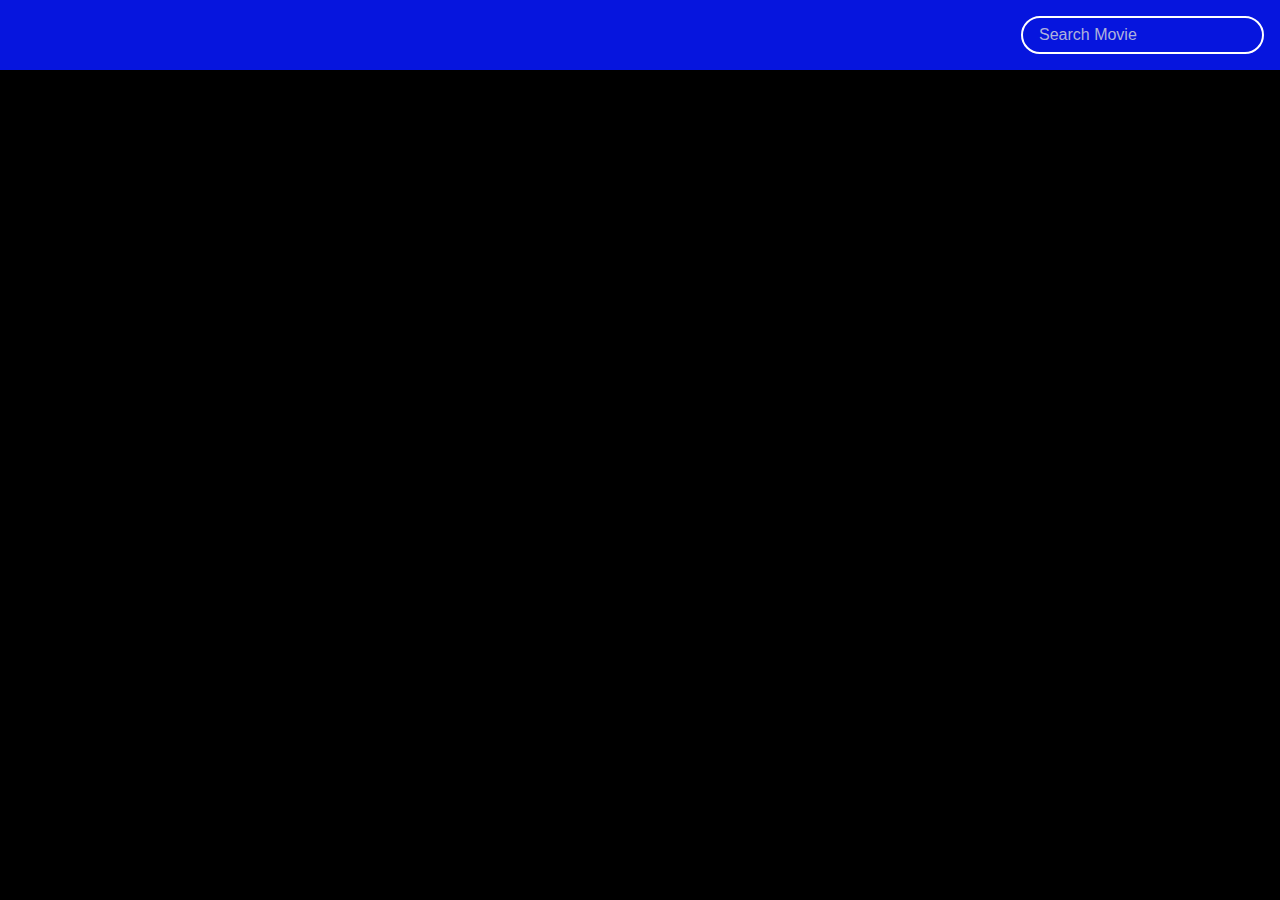
<file: Movie App/index.html>
<!DOCTYPE html>
<html lang="en">
<head>
    <meta charset="UTF-8">
    <meta name="viewport" content="width=device-width, initial-scale=1.0">
    <link rel="stylesheet" href="style.css">
    <title>Movies App</title>
</head>
<body>
    <header>
        <form id="form">
            <input type="text" autocomplete="off" id="search" placeholder="Search Movie" class="search">
        </form>
    </header>
    <main id="main">

    </main>
    <!----javascript----->
    <script src="main.js"></script>
</body>
</html>
</file>
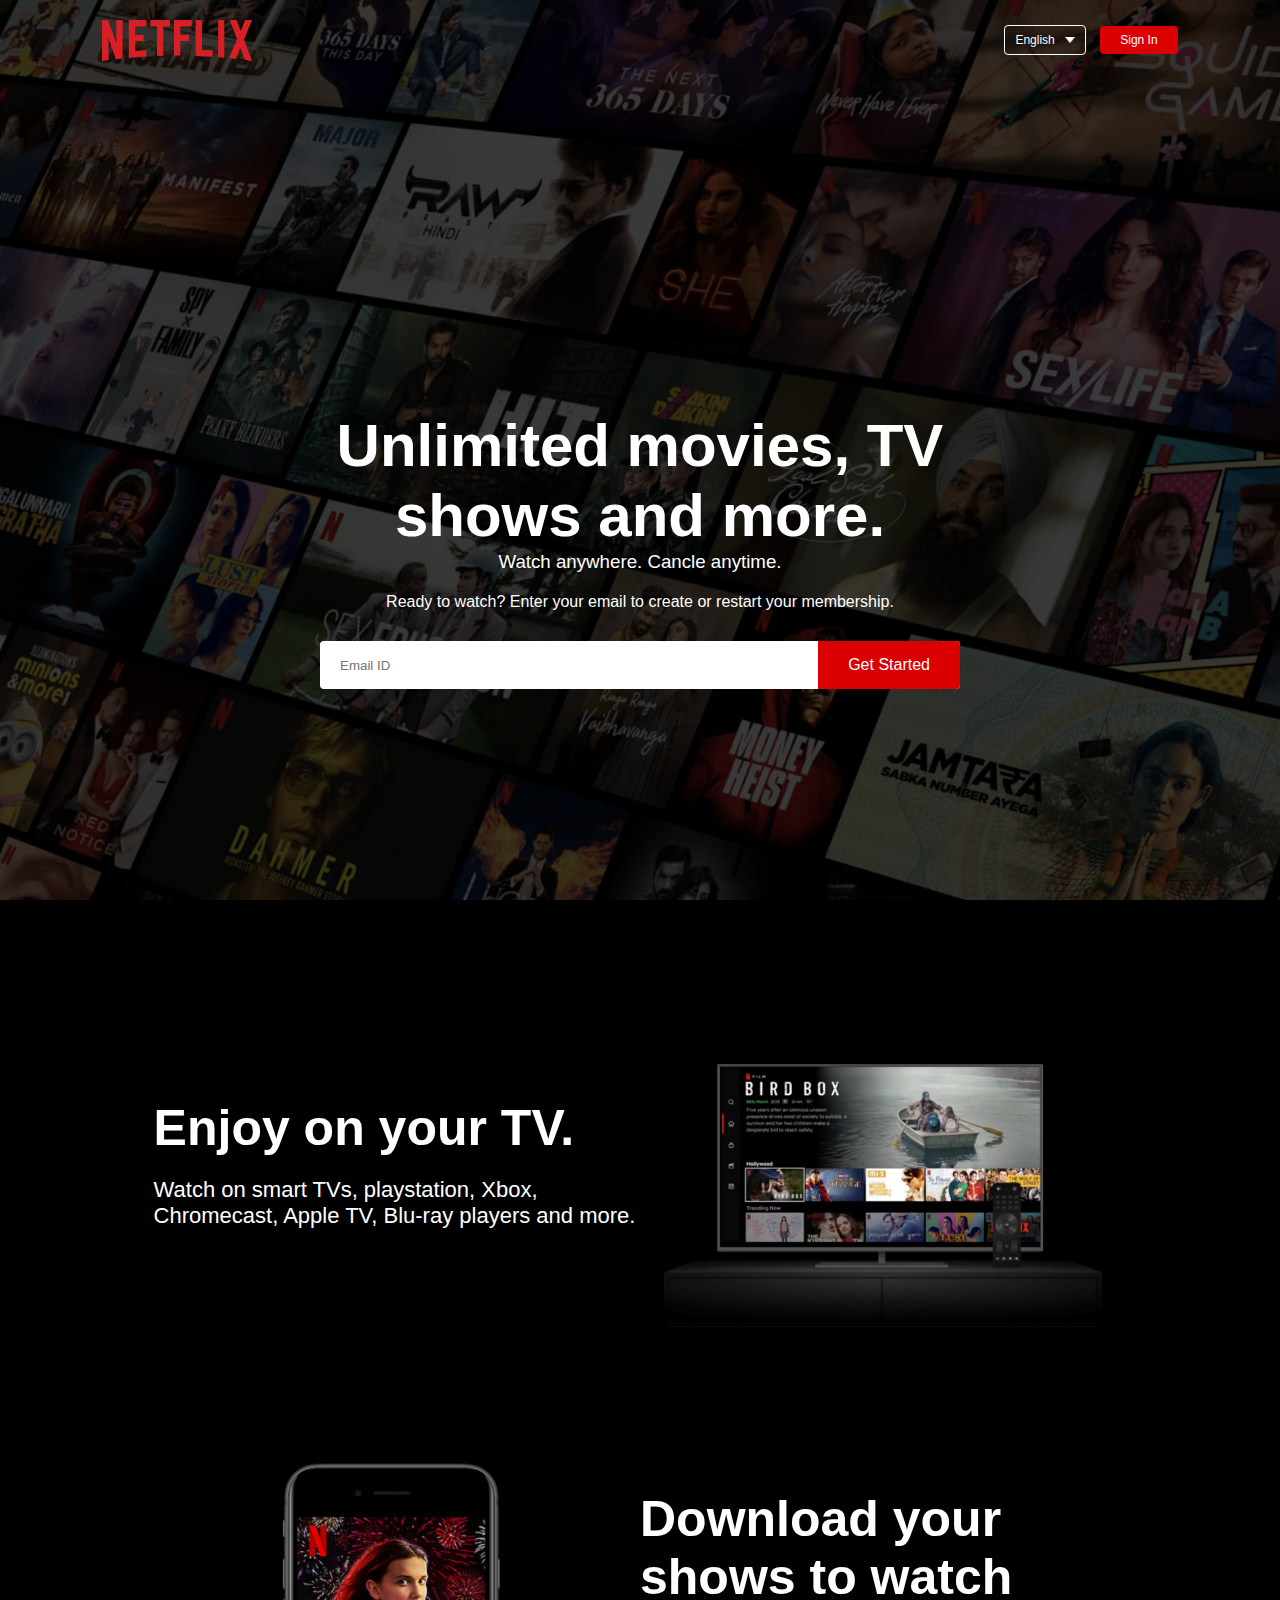
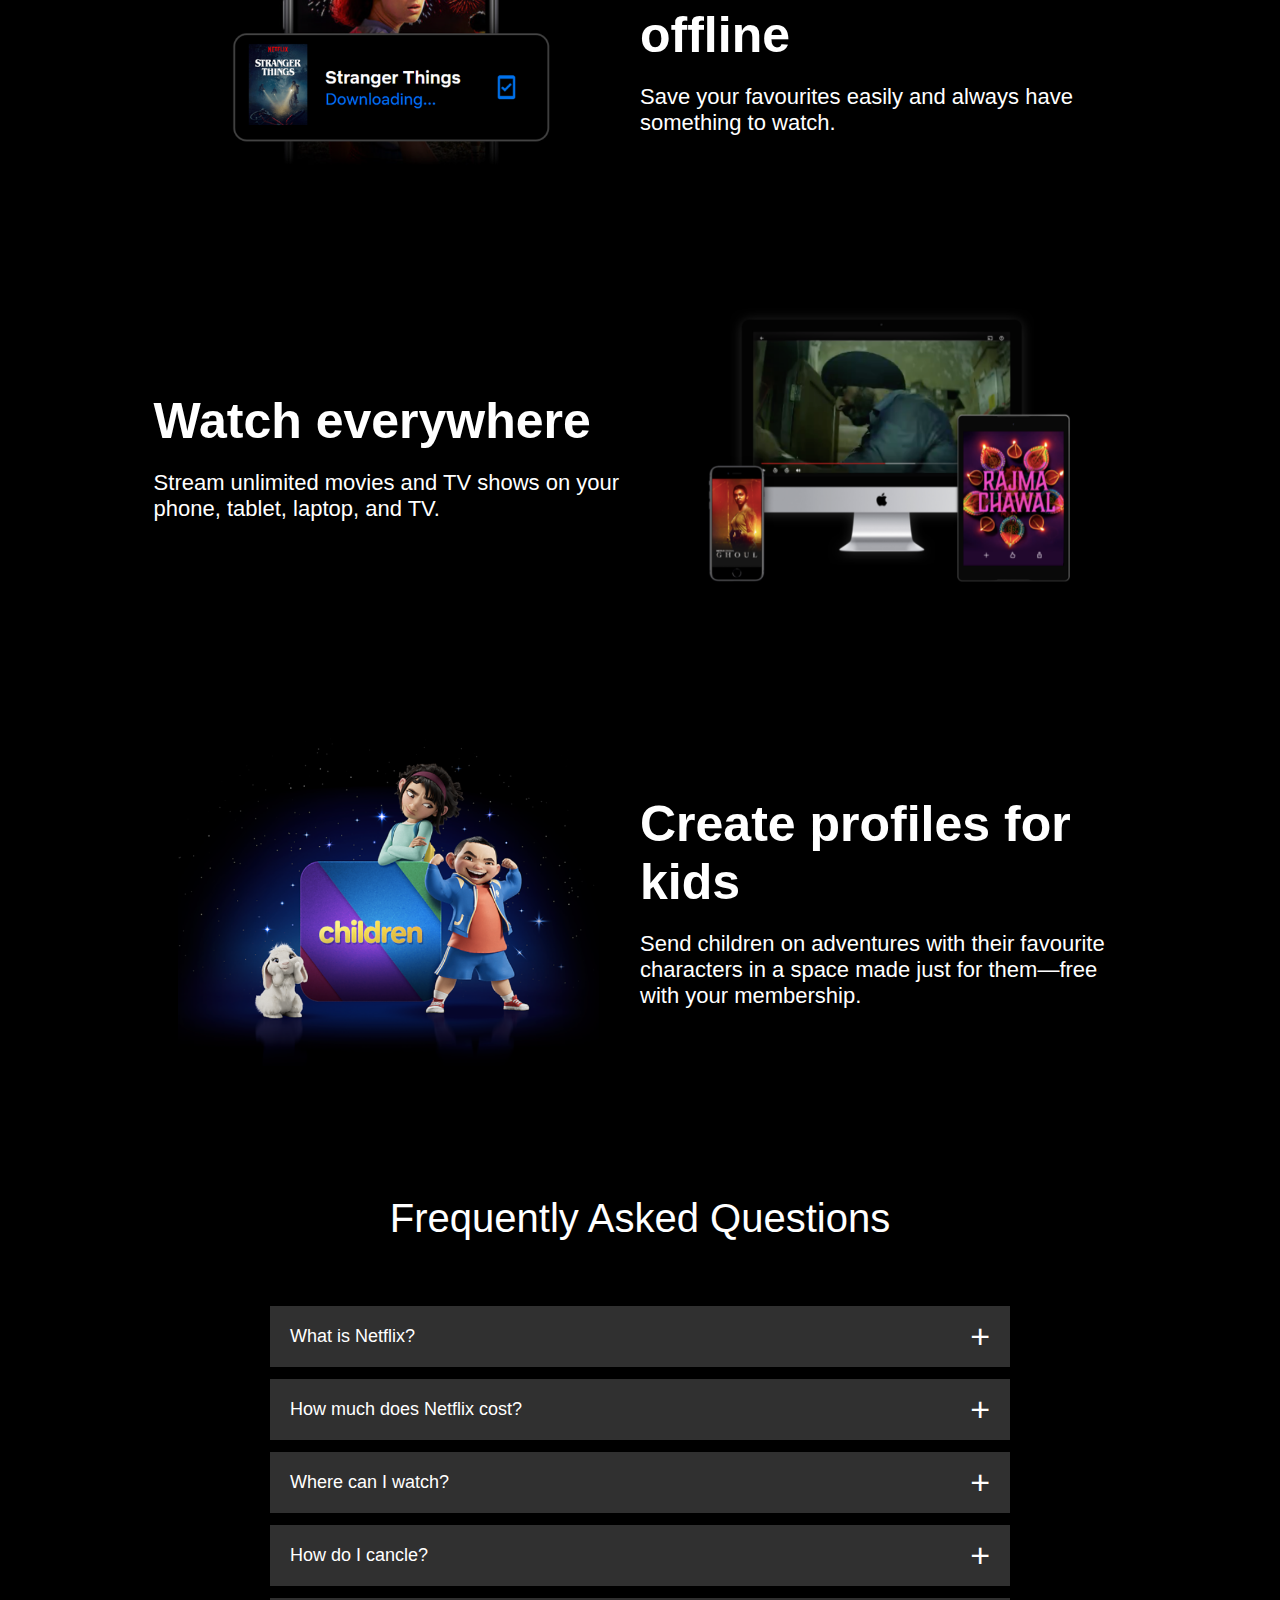
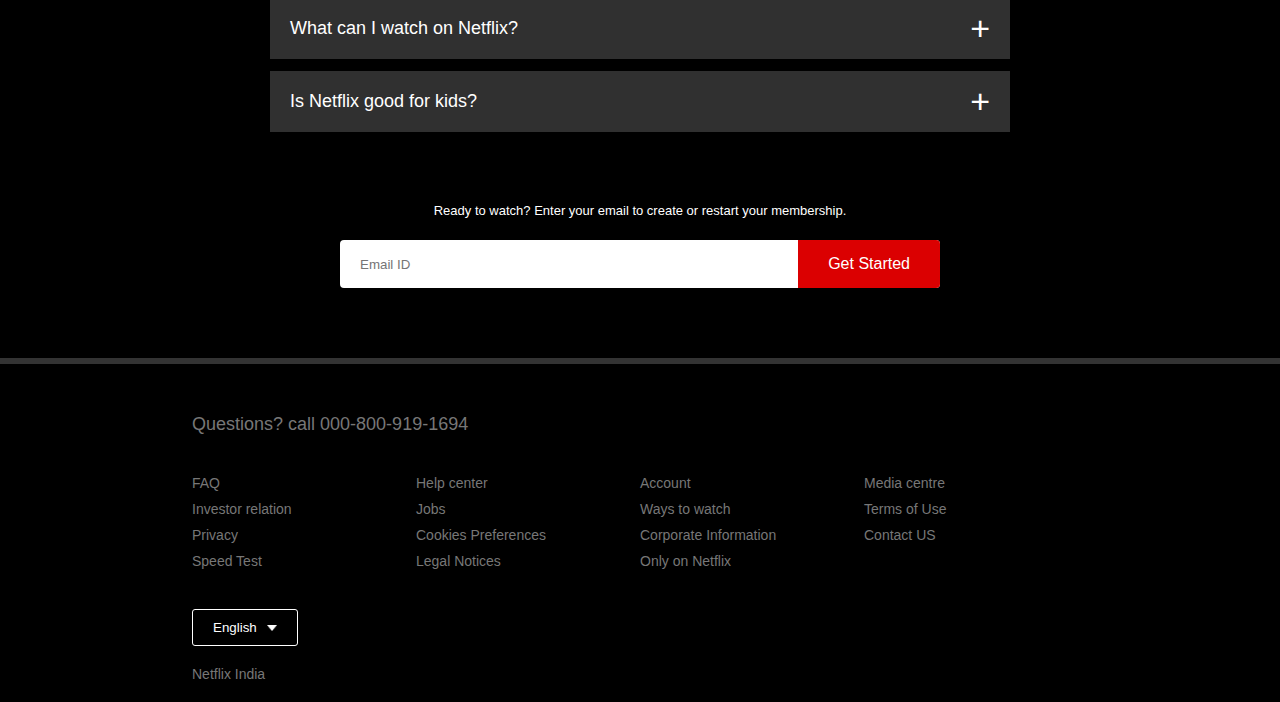
<file: netflix/index.html>
<!DOCTYPE html>
<html lang="en">
<head>
    <meta charset="UTF-8">
    <meta name="viewport" content="width=device-width, initial-scale=1.0">
    <title>NETFIX WEBSITE CLONE</title>
    <link rel="stylesheet" href="style.css">
</head>
<body>
    <div class="header">
        <nav>
            <img src="logo.png" class="logo">
            <div>
                <button class="language-btn">English <img src="down-icon.png"></button>
                <button>Sign In</button>
            </div>
        </nav>
        <div class="header-content">
            <h1>Unlimited movies, TV shows and more.</h1>
            <h3>Watch anywhere. Cancle anytime.</h3>
            <p>Ready to watch? Enter your email to create or restart your membership.</p>
            <form class="email-signup">
                <input type="email" placeholder="Email ID" required>
                <button type="submit">Get Started</button>
            </form>
        </div>
    </div>

    <div class="features">
        <div class="row">
            <div class="text-col">
                <h2>Enjoy on your TV.</h2>
                <P>Watch on smart TVs, playstation, Xbox, Chromecast, Apple TV, Blu-ray players and more.</P>
            </div>
            <div class="img-col">
                <img src="feature-1.png">
            </div>
        </div>
        <div class="row">
            <div class="img-col">
                <img src="feature-2.png">
            </div>
            <div class="text-col">
                <h2>Download your shows to watch offline</h2>
                <P>Save your favourites easily and always have something to watch.</P>
            </div>
        </div>
        <div class="row">
            <div class="text-col">
                <h2>Watch everywhere</h2>
                <P>Stream unlimited movies and TV shows on your phone, tablet, laptop, and TV.</P>
            </div>
            <div class="img-col">
                <img src="feature-3.png">
            </div>
        </div>
        <div class="row">
            <div class="img-col">
                <img src="feature-4.png">
            </div>
            <div class="text-col">
                <h2>Create profiles for kids</h2>
                <P>Send children on adventures with their favourite characters in a space made just for them—free with your membership.</P>
            </div>
        </div>
    </div>
    <div class="faq">
        <h2>Frequently Asked Questions</h2>
        <ul class="accordion">
            <li>
                <input type="radio" name="accordion" id="first">
                <label for="first">What is Netflix?</label>
                <div class="content">
                    <p>Netflix is a streaming service that offers a wide variety of award-winning TV shows, 
                    movies, anime, documentaries and more – on thousands of internet-connected devices.<br><br>
                    You can watch as much as you want, whenever you want, without a single ad – all for one low monthly price.
                    There's always something new to discover, and new TV shows and movies are added every week!</p>
                </div>
            </li>
            <li>
                <input type="radio" name="accordion" id="second">
                <label for="second">How much does Netflix cost?</label>
                <div class="content">
                    <p>Watch Netflix on your smartphone, tablet, Smart TV, laptop, or streaming device, all
                    for one fixed monthly fee. Plans range from ₹149 to ₹649 a month. No extra costs, no contracts.</p>
                </div>
            </li>
            <li>
                <input type="radio" name="accordion" id="third">
                <label for="third">Where can I watch?</label>
                <div class="content">
                    <p>Watch anywhere, anytime. Sign in with your Netflix account to watch instantly on the web at netflix.com 
                    from your personal computer or on any internet-connected device that offers the Netflix app, including smart TVs,
                    smartphones, tablets, streaming media players and game consoles.<br><br>
                    You can also download your favourite shows with the iOS, Android, or Windows 10 app. Use downloads to watch while
                    you're on the go and without an internet connection. Take Netflix with you anywhere.</p>
                </div>
            </li>
            <li>
                <input type="radio" name="accordion" id="fourth">
                <label for="fourth">How do I cancle?</label>
                <div class="content">
                    <p>Netflix is flexible. There are no annoying contracts and no commitments. You can easily cancel your 
                    account online in two clicks. There are no cancellation fees – start or stop your account anytime.</p>
                </div>
            </li>
            <li>
                <input type="radio" name="accordion" id="fifth">
                <label for="fifth">What can I watch on Netflix?</label>
                <div class="content">
                    <p>Netflix has an extensive library of feature films, documentaries, TV shows, anime, 
                    award-winning Netflix originals, and more. Watch as much as you want, anytime you want.</p>
                </div>
            </li>
            <li>
                <input type="radio" name="accordion" id="sixth">
                <label for="sixth">Is Netflix good for kids?</label>
                <div class="content">
                    <p>The Netflix Kids experience is included in your membership to give parents control
                    while kids enjoy family-friendly TV shows and films in their own space.<br><br>
                    Kids profiles come with PIN-protected parental controls that let you restrict the maturity rating 
                    of content kids can watch and block specific titles you don’t want kids to see.</p>
                </div>
            </li>
        </ul>
        <small>Ready to watch? Enter your email to create or restart your membership.</small>
        <form class="email-signup">
            <input type="email" placeholder="Email ID" required>
            <button type="submit">Get Started</button>
        </form>
    </div>

    <div class="footer">
        <h2>Questions? call 000-800-919-1694</h2>

        <div class="row">
            <div class="col">
                <a href="#">FAQ</a>
                <a href="#">Investor relation</a>
                <a href="#">Privacy</a>
                <a href="#">Speed Test</a>
            </div>
            <div class="col">
                <a href="#">Help center</a>
                <a href="#">Jobs</a>
                <a href="#">Cookies Preferences</a>
                <a href="#">Legal Notices</a>
            </div>
            <div class="col">
                <a href="#">Account</a>
                <a href="#">Ways to watch</a>
                <a href="#">Corporate Information</a>
                <a href="#">Only on Netflix</a>
            </div>
            <div class="col">
                <a href="#">Media centre</a>
                <a href="#">Terms of Use</a>
                <a href="#">Contact US</a>
            </div>
        </div>
        <button class="language-btn">English <img src="down-icon.png"></button>
        <p class="copyright-txt">Netflix India</p>
    </div>

</body>
</html>
</file>
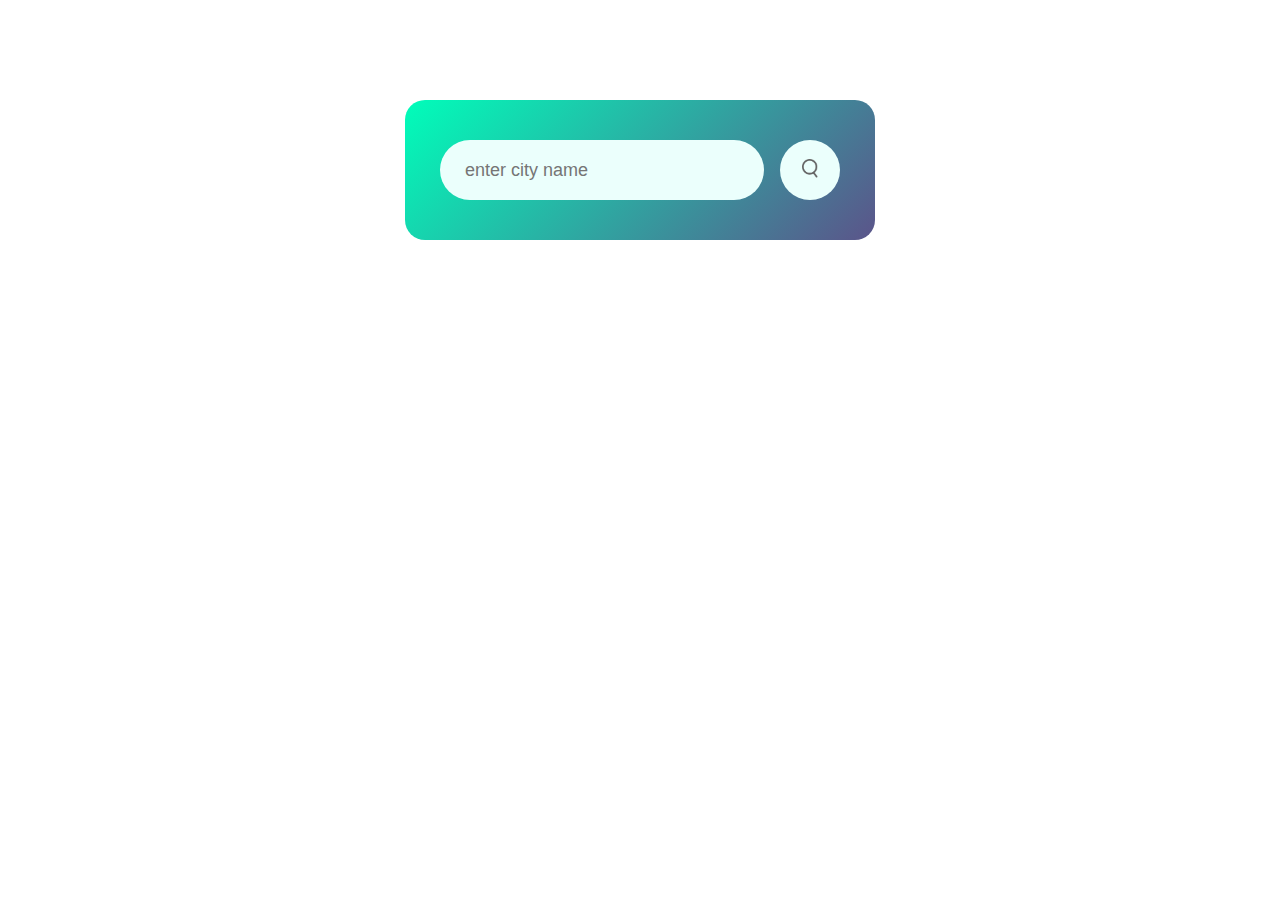
<file: weather/index.html>
<!DOCTYPE html>
<html lang="en">
<head>
    <meta charset="UTF-8">
    <meta name="viewport" content="width=device-width, initial-scale=1.0">
    <title>Weather Website</title>
    <link rel="stylesheet" href="style.css">
</head>
<body>
    
    <div class="card">
        <div class="search">
            <input type="text" placeholder="enter city name" spellcheck="false">
            <button><img src="images/search.png"></button>
        </div>
        <div class="error">
            <p>Invalid City Name</p>
        </div>
        <div class="weather">
            <img src="images/rain.png" class="weather-icon">
            <h1 class="temp">22°c</h1>
            <h2 class="city">New York</h2>
            <div class="details">
                <div class="col">
                    <img src="images/humidity.png">
                    <div>
                        <p class="humidity">50%</p>
                        <p>Humidity</p>
                    </div>
                </div>
                <div class="col">
                    <img src="images/wind.png">
                    <div>
                        <p class="wind">15 km/h</p>
                        <p>Wind Speed</p>
                    </div>
                </div>
            </div>
        </div>
    </div>
    <script src="script.js"></script>

</body>
</html>
</file>
<file: Movie App/style.css>
@import url('');
*{
    box-sizing: border-box;
}

body{
    margin: 0;
    background-color: #000;
    font-family: "Poppins", sans-serif;
}

header{
    background-color: #0615de;
    padding: 1rem;
    display: flex;
    justify-content: flex-end;
}

.search{
    padding: 0.5rem 1rem;
    border-radius: 50px;
    border: 2px solid #fff;
    background-color: transparent;
    font-family: inherit;
    color: #eee;
    font-size: 1rem;
}

.search::placeholder{
    color: #afb2dc;
}

.search:focus{
    outline: none;
    background-color: #05082c;
}

main{
    display: flex;
    flex-wrap: wrap;
}

.movie{
    box-shadow: 0 4px 5px rgba(0, 0, 0, 0.2);
    border-radius: 3px;
    width: 300px;
    background-color: #0d1dd2;
    margin: 1rem;
    overflow: hidden;
    position: relative;
}

.movie img{
    width: 100%;
}

.movie-info{
    display: flex;
    justify-content: space-between;
    padding: 0.5rem 1rem 1rem;
    color: #eee;
    letter-spacing: 0.5px;
    align-items: center;
}

.movie-info h3{
    margin: 0;
}
.movie-info span{
    background-color: #22254b;
    padding: 0.25rem 0.5rem;
    border-radius: 3px;
    font-weight: bold; 
}

.movie-info span.green{
    color: rgba(46, 194, 46);
}

.movie-info span.orange{
    color: rgba(255, 165, 0);
}

.movie-info span.red{
    color: rgba(255, 0, 0);
}

.overview{
    position: absolute;
    top: 0;
    right: 0;
    left: 0;
    bottom: 0;
    background-color: #fff;
    padding: 2rem;
    transform: translateY(100%);
    transition: transform 1s ease-in;
    max-width: 100%;
    overflow: auto;
}

.movie:hover .overview{
    transform: translateY(0);
}

.overview h4{
    margin-top: 0;
}
</file>
<file: netflix/style.css>
*{
    margin: 0;
    padding: 0;
    font-family: 'poppins', sans-serif;
    box-sizing: border-box;
}
body{
    background-color: #000;
    color: #fff;
}
.header{
    width: 100%;
    height: 100vh;
    background-image: linear-gradient(rgba(0,0,0,0.7),rgba(0,0,0,0.7)), url(header-image.png);
    background-size: cover;
    background-position: center;
    padding: 10px 8%;
    position: relative;
}

nav{
    display: flex;
    align-items: center;
    justify-content: space-between;
    padding: 10px 0;
}

.logo{
    width: 150px;
    cursor: pointer;
}
nav button{
    border: 0;
    outline: 0;
    background: #db0001;
    color: #fff;
    padding: 7px 20px;
    font-size: 12px;
    border-radius: 4px;
    margin-left: 10px;
    cursor: pointer;
}

.language-btn{
    display: inline-flex;
    align-items: center;
    background: transparent;
    border: 1px solid #fff;
    padding: 7px 10px;
}
.language-btn img{
    width: 10px;
    margin-left: 10px;
}


.header-content{
    position: absolute;
    top: 50%;
    left: 50%;
    transform: translate(-50%,-50%);
    text-align: center;
    margin-top: 100px;
}

.header-content h1{
    font-size: 60px;
    line-height: 70px;
    font-weight: 600px;
    max-width: 650px;
}
.header-content h3{
    font-weight: 400;
    margin-bottom: 20px;
}

.email-signup{
    background: #fff;
    border-radius: 4px;
    display: flex;
    align-items: center;
    margin-top: 30px;
    overflow: hidden;
}

.email-signup input{
    flex: 1;
    border: 0;
    outline: 0;
    margin-left: 20px;
}
.email-signup button{
    background: #db0001;
    border: 0;
    outline: 0;
    color: #fff;
    font-size: 16px;
    cursor: pointer;
    padding: 15px 30px;
}

/*----------features-----------*/

.features{
    padding: 50px 12%;
    font-size: 22px;
}
.row{
    display: flex;
    width: 100%;
    align-items: center;
    flex-wrap: wrap;
    padding: 50px 0;
}

.text-col{
    flex-basis: 50%;
    margin-bottom: 20px;
}
.img-col{
    flex-basis: 50%;
    margin-bottom: 20px;
}
.img-col img{
display: block;
width: 90%;
margin: auto;
}
.features h2{
    font-size: 50px;
    font-weight: 600;
    margin-bottom: 20px ;
}

/*---------faq------------*/
.faq{
    padding: 10px;
    text-align: center;
    font-size: 18px;
}
.faq h2{
    font-weight: 500;
    font-size: 40px;
}

.accordion{
    margin: 60px auto;
    width: 100%;
    max-width: 750px;
}
.accordion li{
    list-style: none;
    width: 100%;
    padding: 5px;
}
.accordion li label{
    display: flex;
    align-items: center;
    padding: 20px;
    font-size: 18px;
    font-weight: 500;
    background: #303030;
    margin-bottom: 2px;
    cursor: pointer;
    position: relative;
}
label::after{
    content: '+';
    font-size: 34px;
    position: absolute;
    right: 20px;
    transition: transform 0.5s;
}
input[type="radio"]{
    display: none;
}
.accordion .content{
    background: #303030;
    text-align: left;
    padding: 0 20px;
    max-height: 0;
    overflow: hidden;
    transition: max-height 0.5s, padding 0.5s;
}
.accordion input[type="radio"]:checked + label + .content{
    max-height: 600px;
    padding: 30px 20px;
}
.accordion input[type="radio"]:checked + label::after{
    transform: rotate(135deg);
}
.faq .email-signup{
    max-width: 600px;
    margin: 20px auto 60px;
}
.faq small{
    font-size: 13px;
}

/*----------footer-----------*/
.footer{
    padding: 50px 15% 10px;
    border-top: 6px solid #333;
    color: #777;
}
.footer h2{
    font-size: 18px;
    font-weight: 400;
    margin-bottom: 30px;
}
.footer .col{
    
    flex-basis: 25%;
    flex-grow: 1;
    margin-bottom: 20px;
}
.footer .col a{
    display: block;
    text-decoration: none;
    color: #777;
    font-size: 14px;
    margin-bottom: 10px;
}
.footer .row{
    align-items: flex-start;
    padding: 10px 0;
}
.footer .language-btn{
    color: #fff;
    padding: 10px 20px;
    border-radius: 3px;
}
.copyright-txt{
    font-size: 14px;
    margin-top: 20px;
    margin-bottom: 10px;
}

/*------media-queries-for-small-screen-------*/
@media only screen and (max-width: 600px){
    .logo{
        width: 100px;
    }
    nav button{
        padding: 5px 10px;
    }
    nav .language-btn{
        padding: 4px 8px;
    }
    .header-content{
        position: unset;
        transform: none;
        padding-top: 150px;
    }
    .header-content h1{
        font-size: 30px;
    }
    .email-signup button{
        font-size: 12px;
        padding: 10px 15px;
    }
    .text-col, .img-col{
        flex-basis: 100%;
    }
    .features h2{
        font-size: 30px;
    }
    .features p{
        font-size: 15px;
    }
    .row:nth-child(2), .row:nth-child(4){
        flex-direction: column-reverse;
    }
    .features .row{
        padding: 10px 0;
    }
    .faq h2{
        font-size: 20px;
    }
    .accordion .content{
        font-size: 14px;
    }
    .accordion li label{
        padding: 10px;
        font-size: 14px;
    }
    label::after{
        font-size: 22px;
    }
}
</file>
<file: weather/style.css>
*{
    margin: 0;
    padding: 0;
    font-family: 'poppins', sans-serif;
    box-sizing: border-box;
}
.body{
    background: #222;
}
.card{
    width: 90%;
    max-width: 470px;
    background: linear-gradient(135deg, #00feba, #5b548a);
    color: #fff;
    margin: 100px auto 0;
    border-radius: 20px;
    padding: 40px 35px;
    text-align: center;
}
.search{
    width: 100%;
    display: flex;
    align-items: center;
    justify-content: space-between;
}
.search input{
    border: 0;
    outline: 0;
    background: #ebfffc;
    color: #555;
    padding: 10px 25px;
    height: 60px;
    border-radius: 30px;
    flex: 1;
    margin-right: 16px;
    font-size: 18px;
}
.search button{
    border: 0;
    outline: 0;
    background: #ebfffc;
    border-radius: 50%;
    width: 60px;
    height: 60px;
    cursor: pointer;
}
.search button img{
    width: 16px;
}
.weather-icon{
    width: 170px;
    margin-top: 30px;
}
.weather h1{
    font-size: 80px;
    font-weight: 500;
}
.weather h2{
    font-size: 45px;
    font-weight: 400;
    margin-top: -10px;
}
.details{
    display: flex;
    align-items: center;
    justify-content: space-between;
    padding: 0 20px;
    margin-top: 50px;
}
.col{
    display: flex;
    align-items: center;
    text-align: left;
}
.col img{
    width: 40px;
    margin-right: 10px;
}
.humidity, .wind{
    font-size: 28px;
    margin-top: -6px;
}
.weather{
    display: none;
}
.error{
    text-align: left;
    margin-left: 10px;
    font-size: 14px;
    margin-top: 10px;
    display: none;
}
</file>
